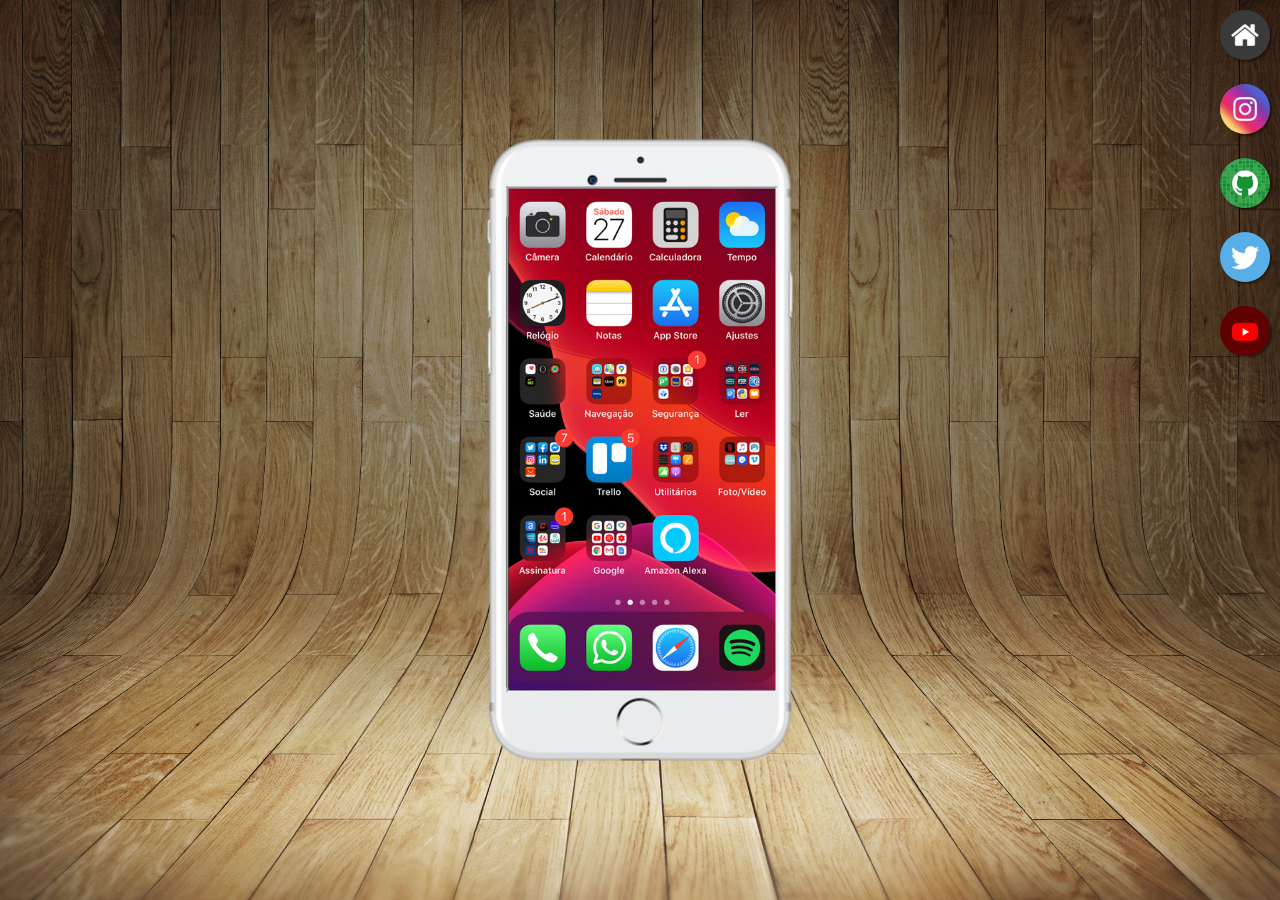
<file: index.html>
<!DOCTYPE html>
<html lang="pt-br">
<head>
    <meta charset="UTF-8">
    <meta http-equiv="X-UA-Compatible" content="IE=edge">
    <meta name="viewport" content="width=device-width, initial-scale=1.0">
    <link rel="stylesheet" href="estilos/style.css">
    <link rel="shortcut icon" href="favicon.ico" type="image/x-icon">
    <title>Projeto-Social</title>
</head>
<body>
   <main>
    <section class="telefone">
        <iframe src="home.html" name="tela" class="tela">
            <p>Seu navegador não é compatível com isso.</p>
        </iframe>
    </section>
    <section class="redes-sociais">
        <a href="home.html" target="tela" ><img src="imagens/logo-home.jpg" alt="Home"></a> <br>
        <a href="insta.html" target="tela" ><img src="imagens/logo-instagram.jpg" alt="Instagram"></a> <br>
        <a href="github.html" target="tela"><img src="imagens/logo-github.jpg" alt="Github"></a> <br>
        <a href="twitter.html" target="tela"><img src="imagens/logo-twitter.jpg" alt="Twitter"></a> <br>
        <a href="youtube.html" target="tela"><img src="imagens/logo-youtube.jpg" alt="Youtube"></a>
    </section>
   </main>
</body>
</html>
</file>
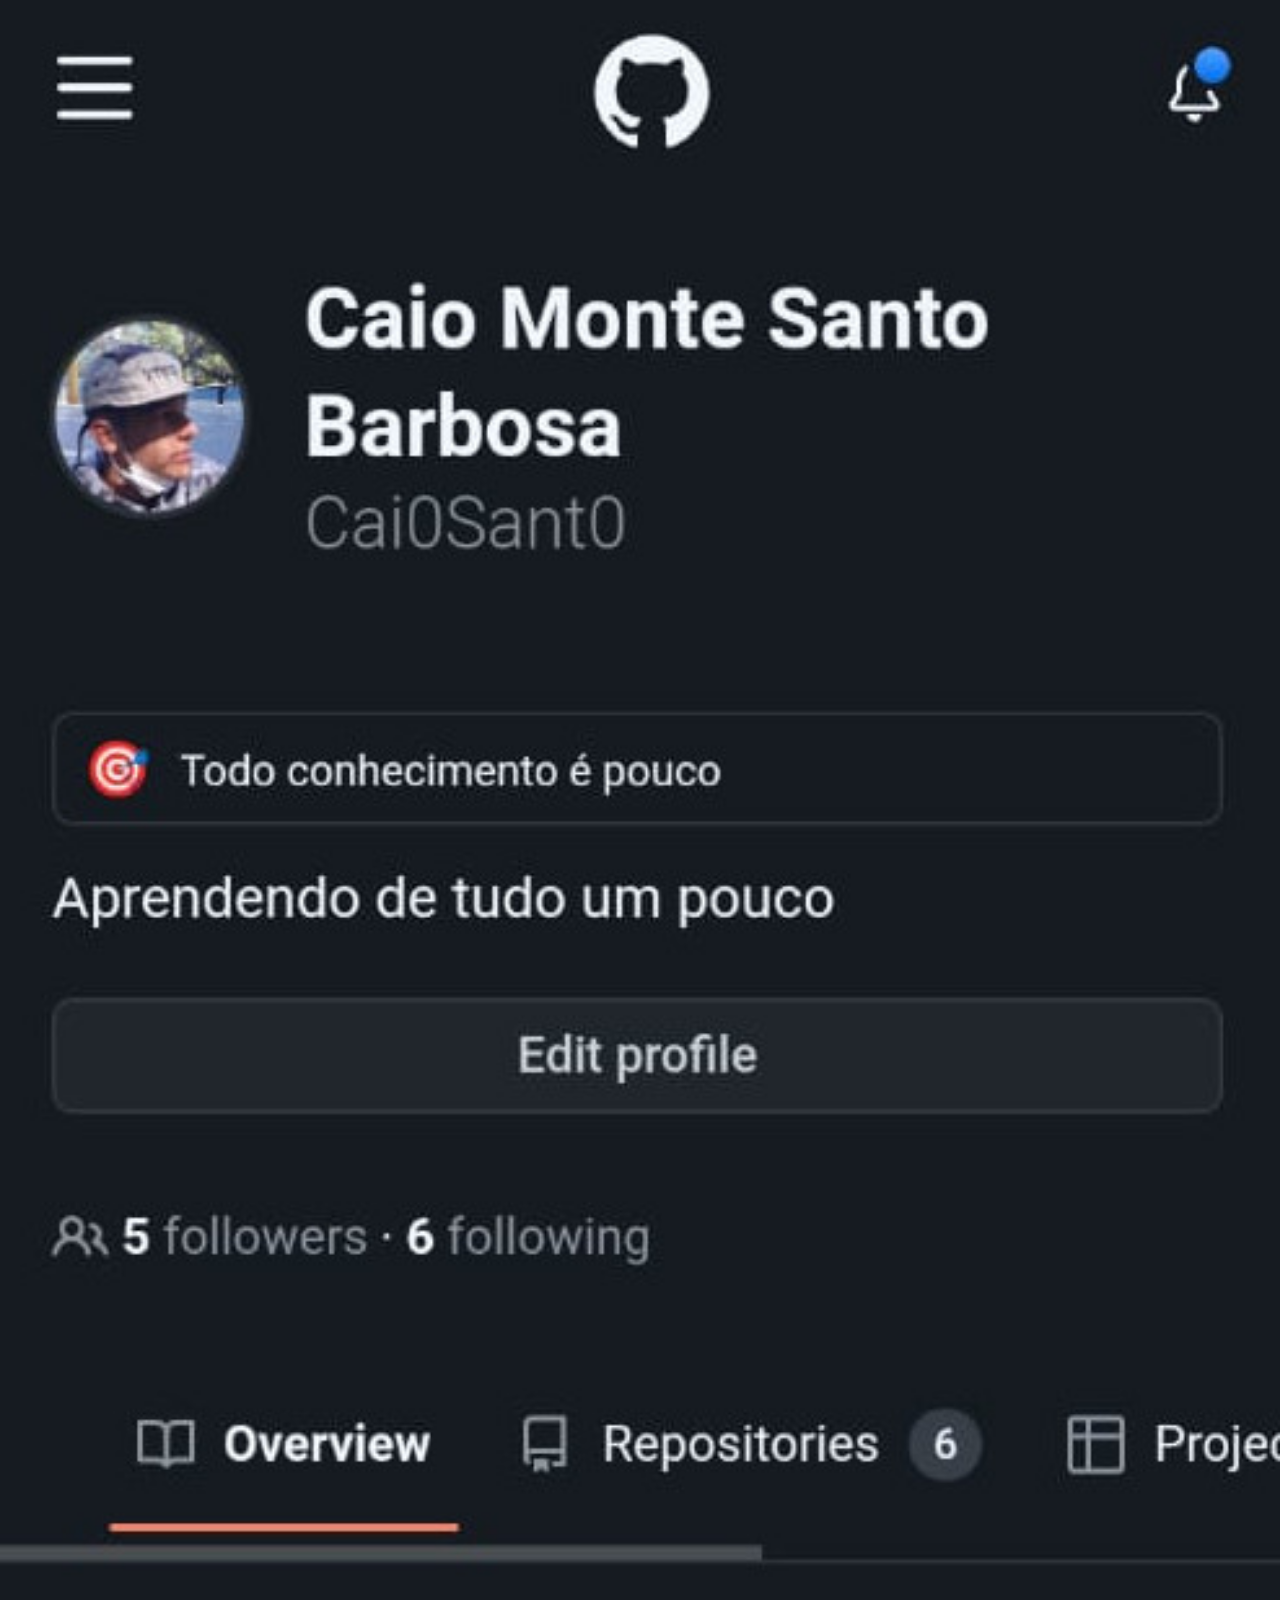
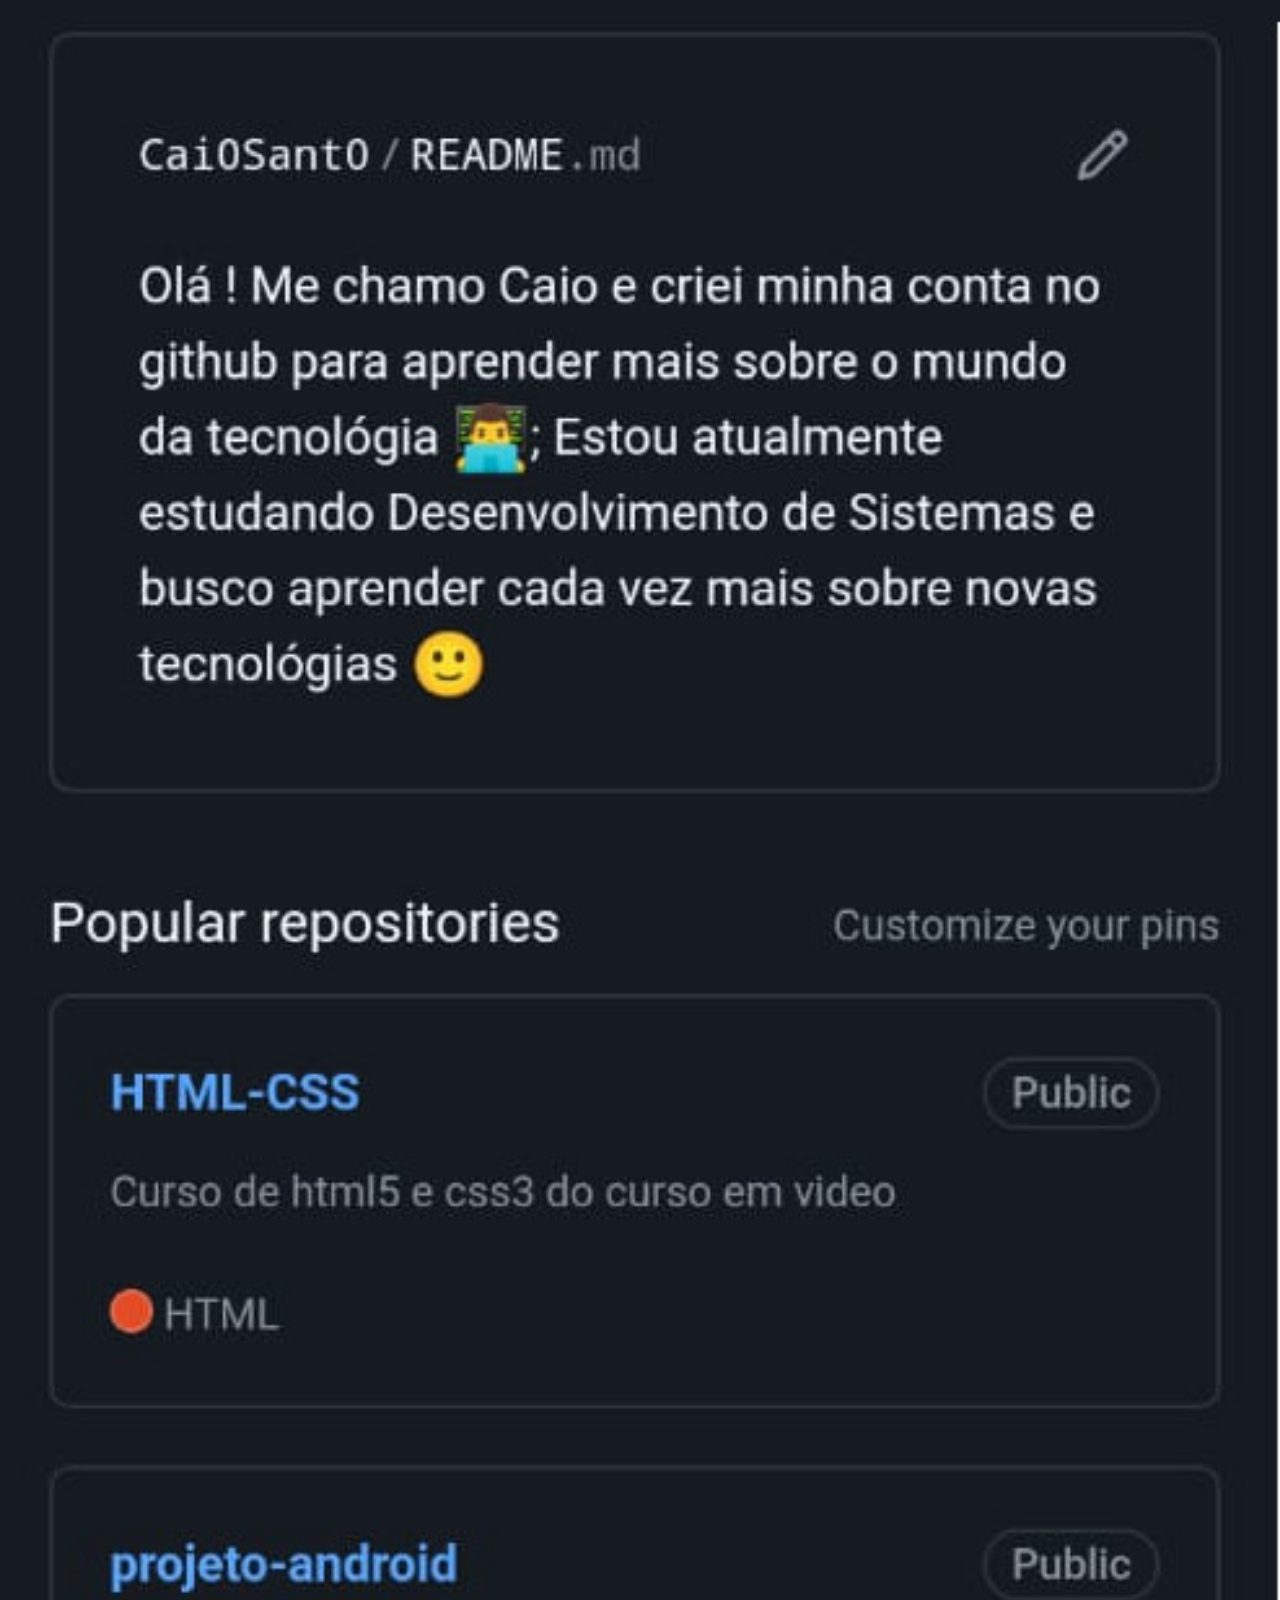
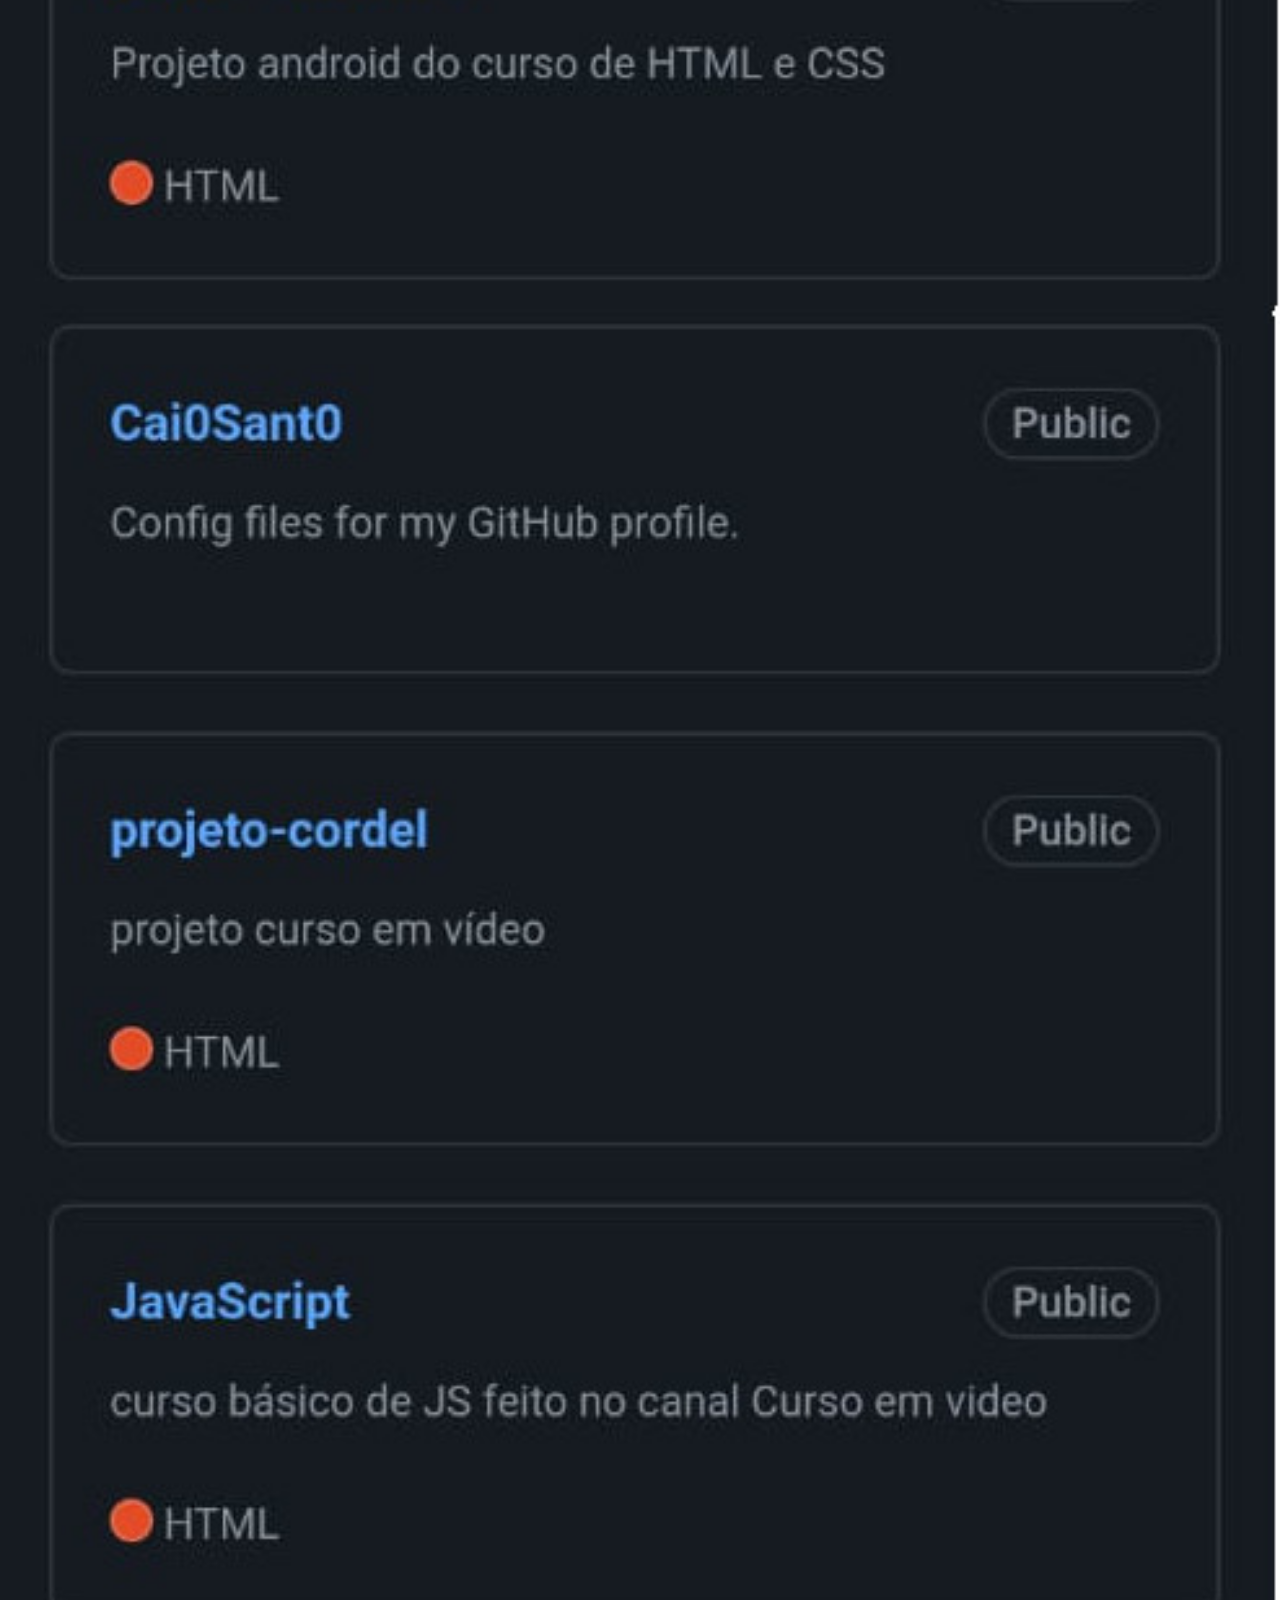
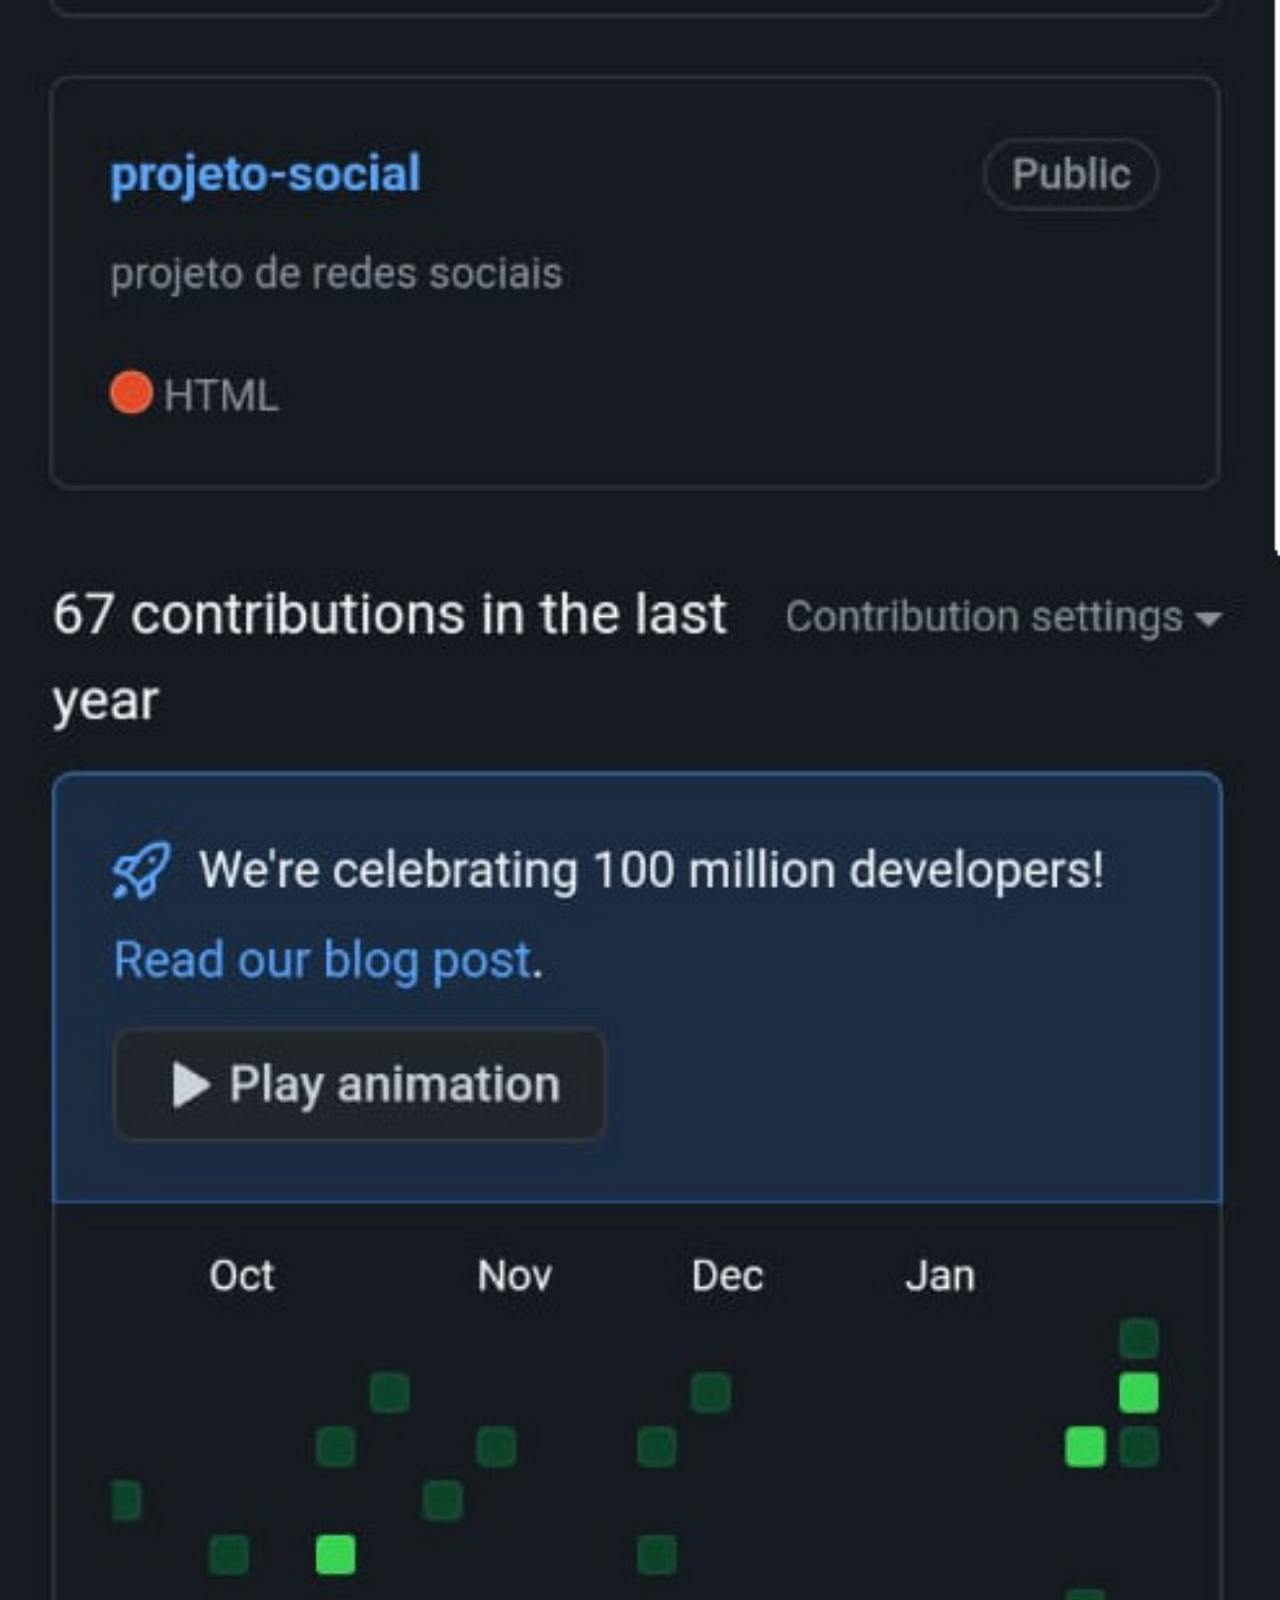
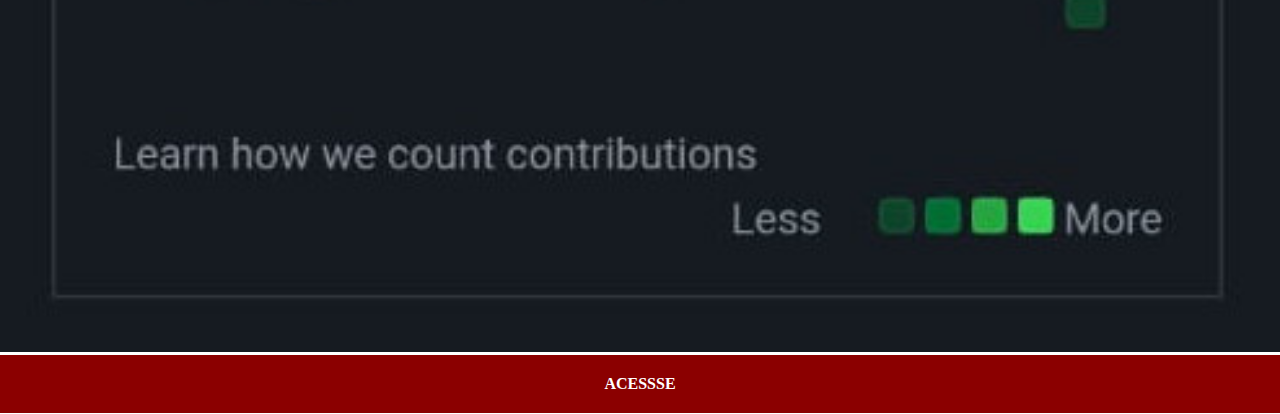
<file: github.html>
<!DOCTYPE html>
<html lang="pt-br">
<head>
    <meta charset="UTF-8">
    <meta http-equiv="X-UA-Compatible" content="IE=edge">
    <meta name="viewport" content="width=device-width, initial-scale=1.0">
    <link rel="stylesheet" href="estilos/social.css">
    <title>Github</title>
</head>
<body>
    <img src="imagens/fundo_github.jpg" alt="Github">
    <a href="https://github.com/Cai0Sant0" target="_blank">ACESSSE</a>
</body>
</html>
</file>
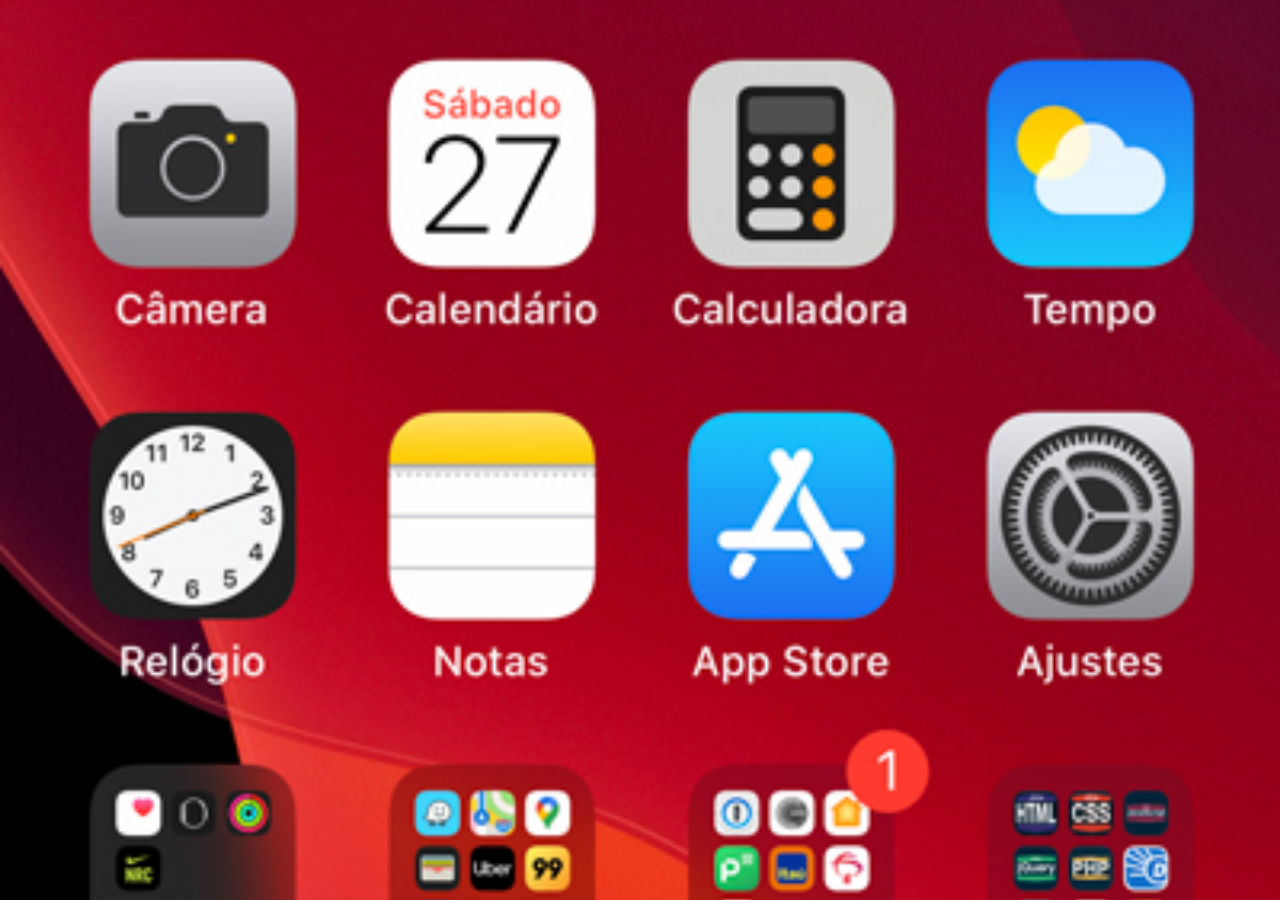
<file: home.html>
<!DOCTYPE html>
<html lang="pt-br">
<head>
    <meta charset="UTF-8">
    <meta http-equiv="X-UA-Compatible" content="IE=edge">
    <meta name="viewport" content="width=device-width, initial-scale=1.0">
    <title>Home</title>
    <style>
        *{
            padding: 0px;
            margin: 0px;
        }
        body {
            height: 100vh;
            width: 100vw;
            background: black url('imagens/tela-home.jpg') no-repeat top center;
            background-size: cover;
        }
    </style>
</head>
<body>
    
</body>
</html>
</file>
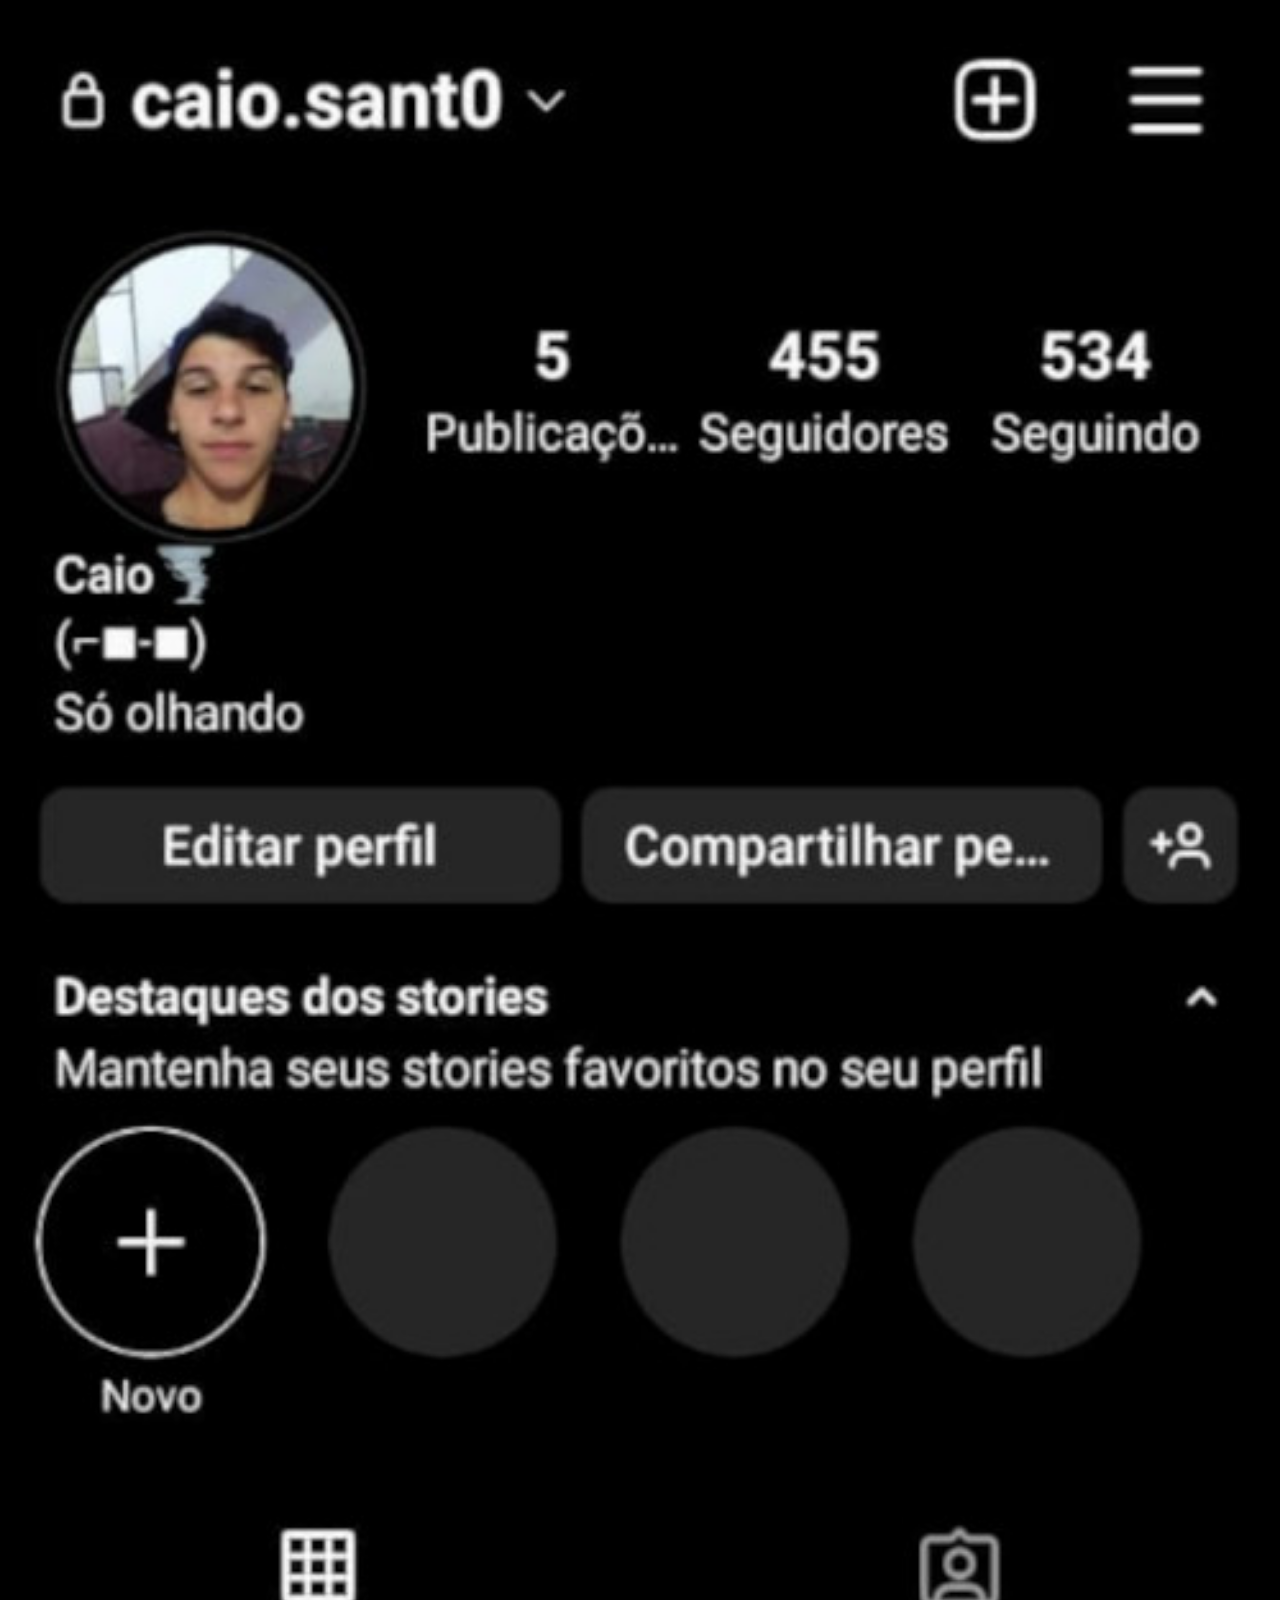
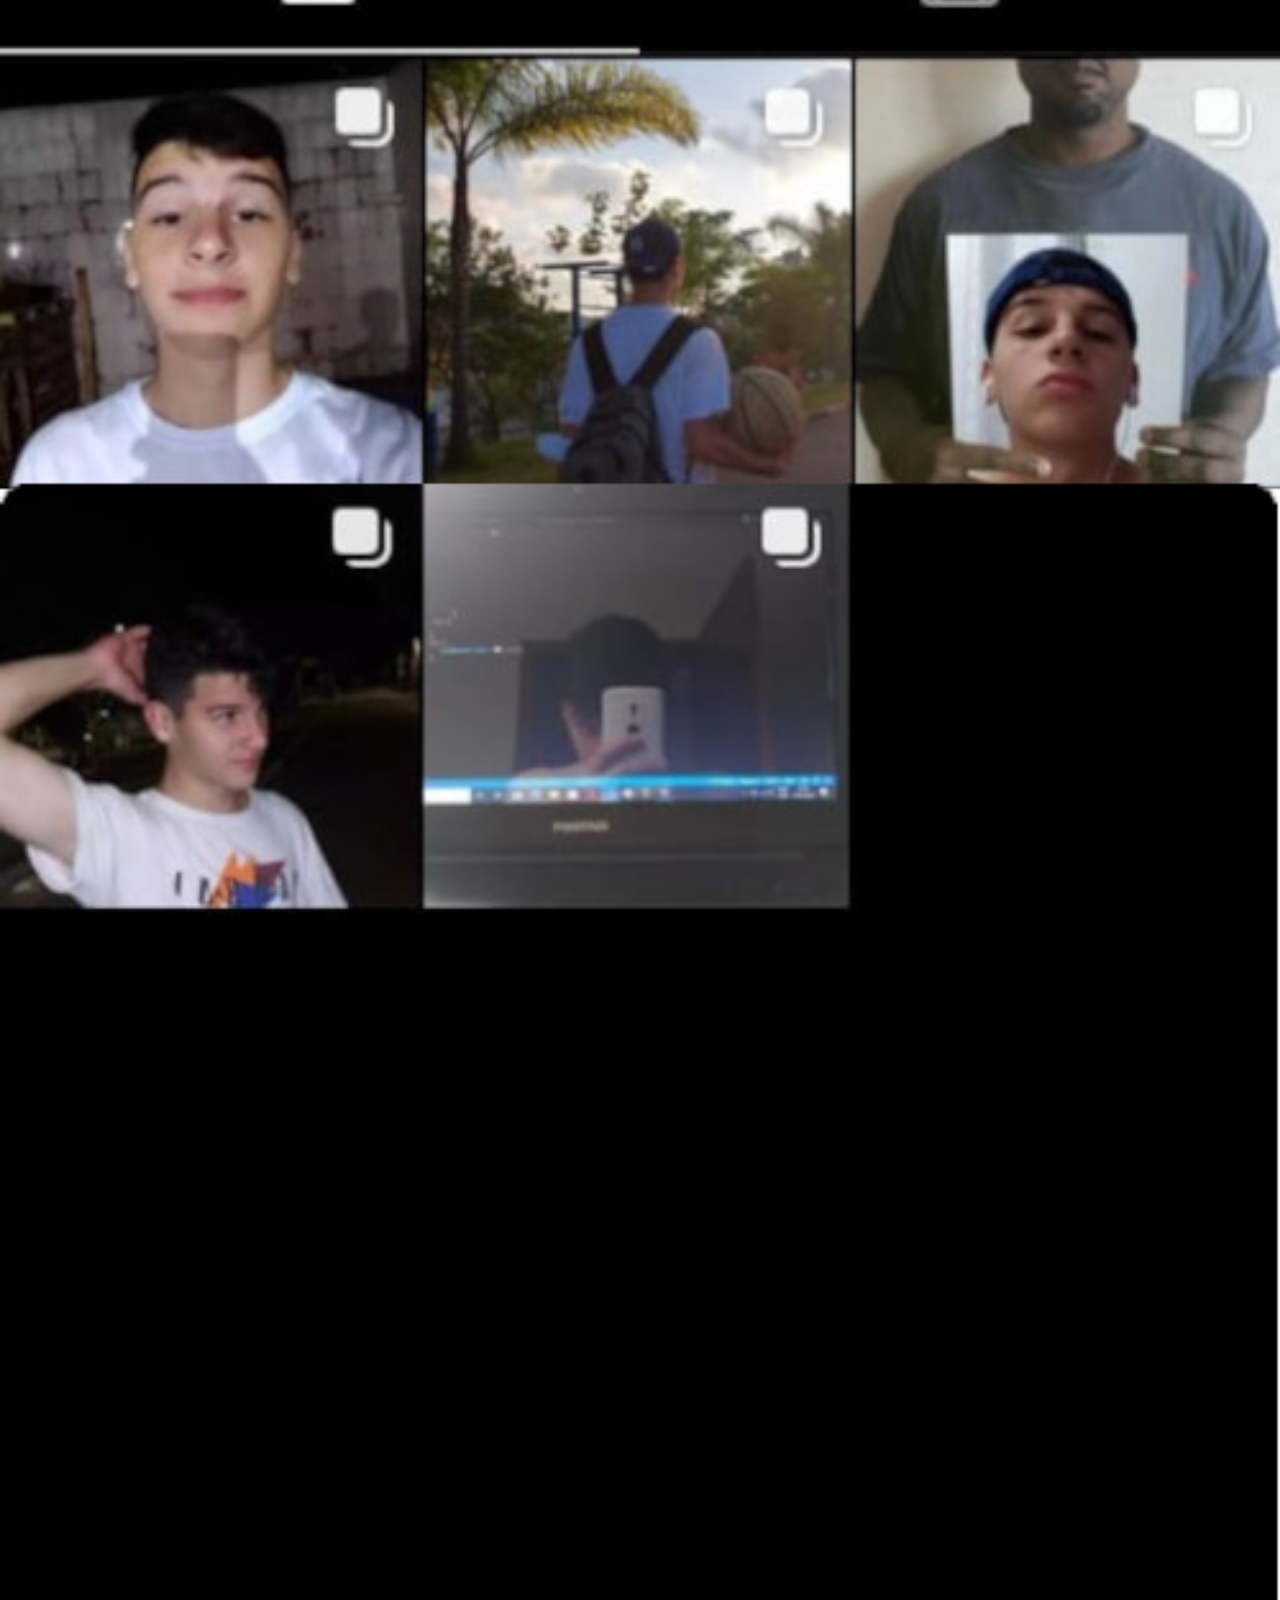
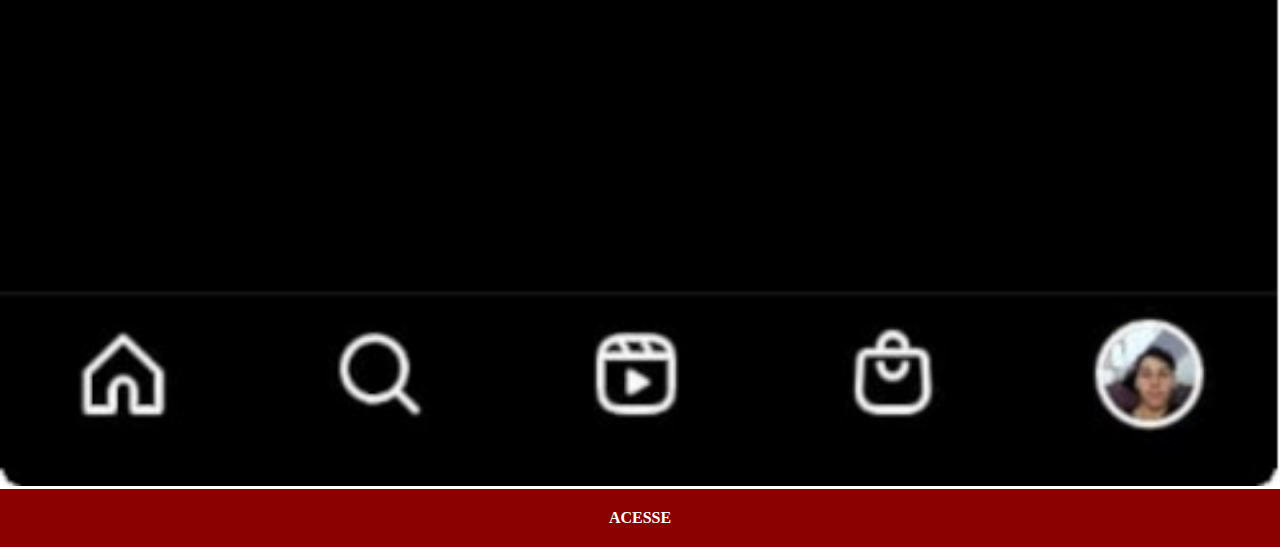
<file: insta.html>
<!DOCTYPE html>
<html lang="pt-br">
<head>
    <meta charset="UTF-8">
    <meta http-equiv="X-UA-Compatible" content="IE=edge">
    <meta name="viewport" content="width=device-width, initial-scale=1.0">
    <link rel="stylesheet" href="estilos/social.css">
    <title>Instagram</title>
</head>
<body>
    <img src="imagens/tela insta.jpg" alt="Instagram">
    <a href="https://www.instagram.com/caio.sant0/" target="_blank">ACESSE</a>
</body>
</html>
</file>
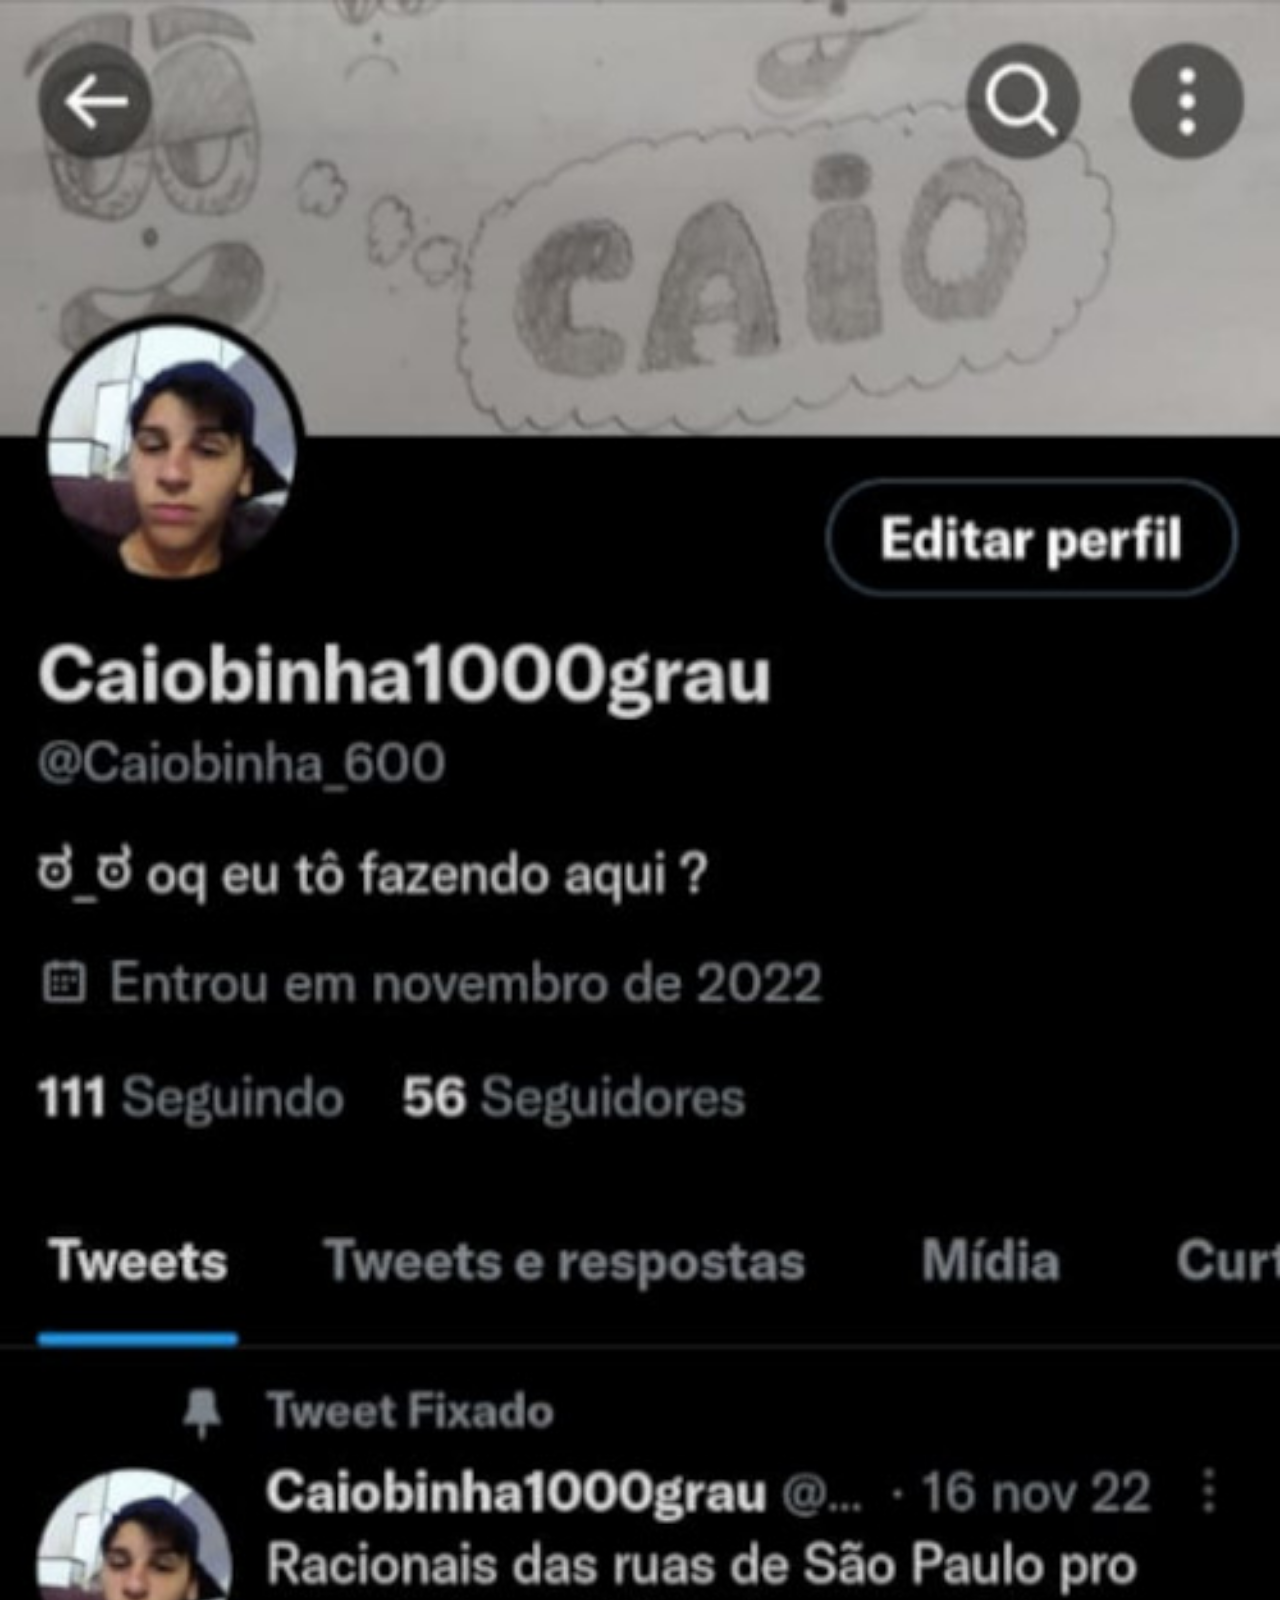
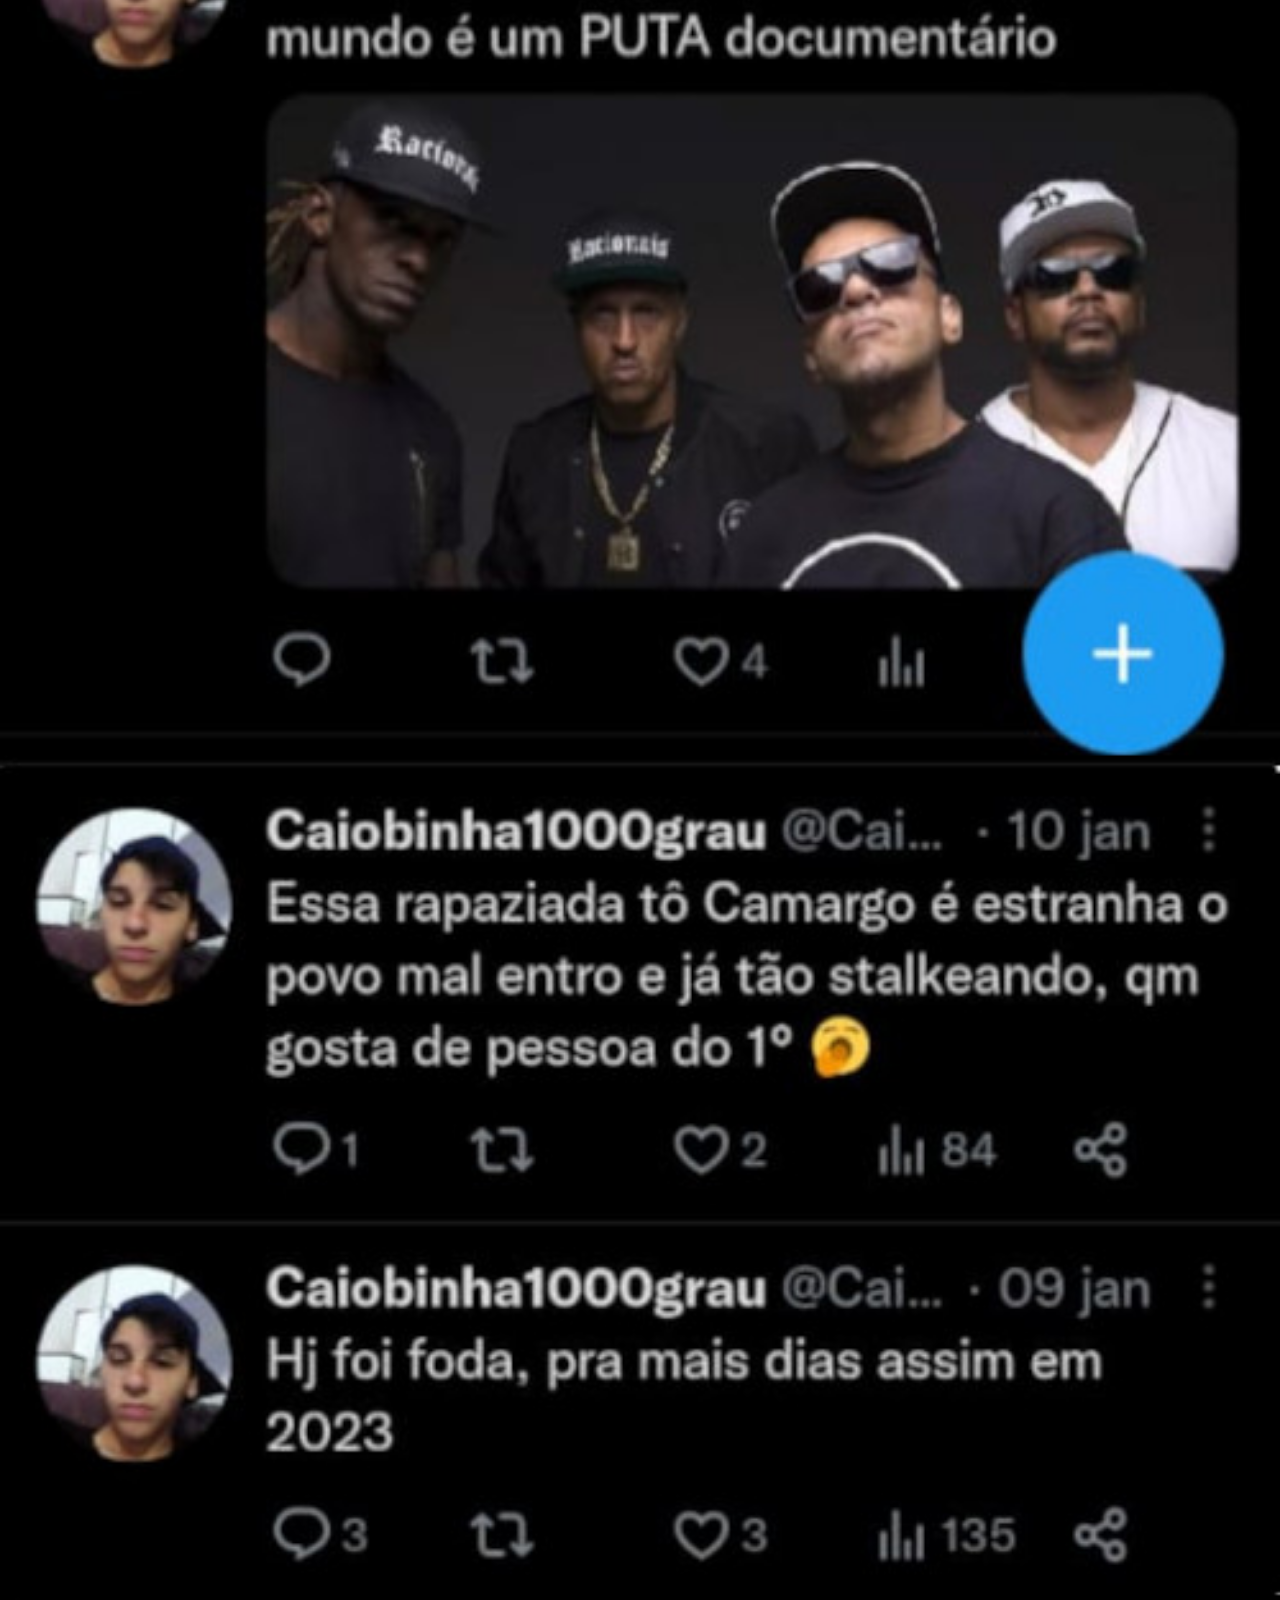
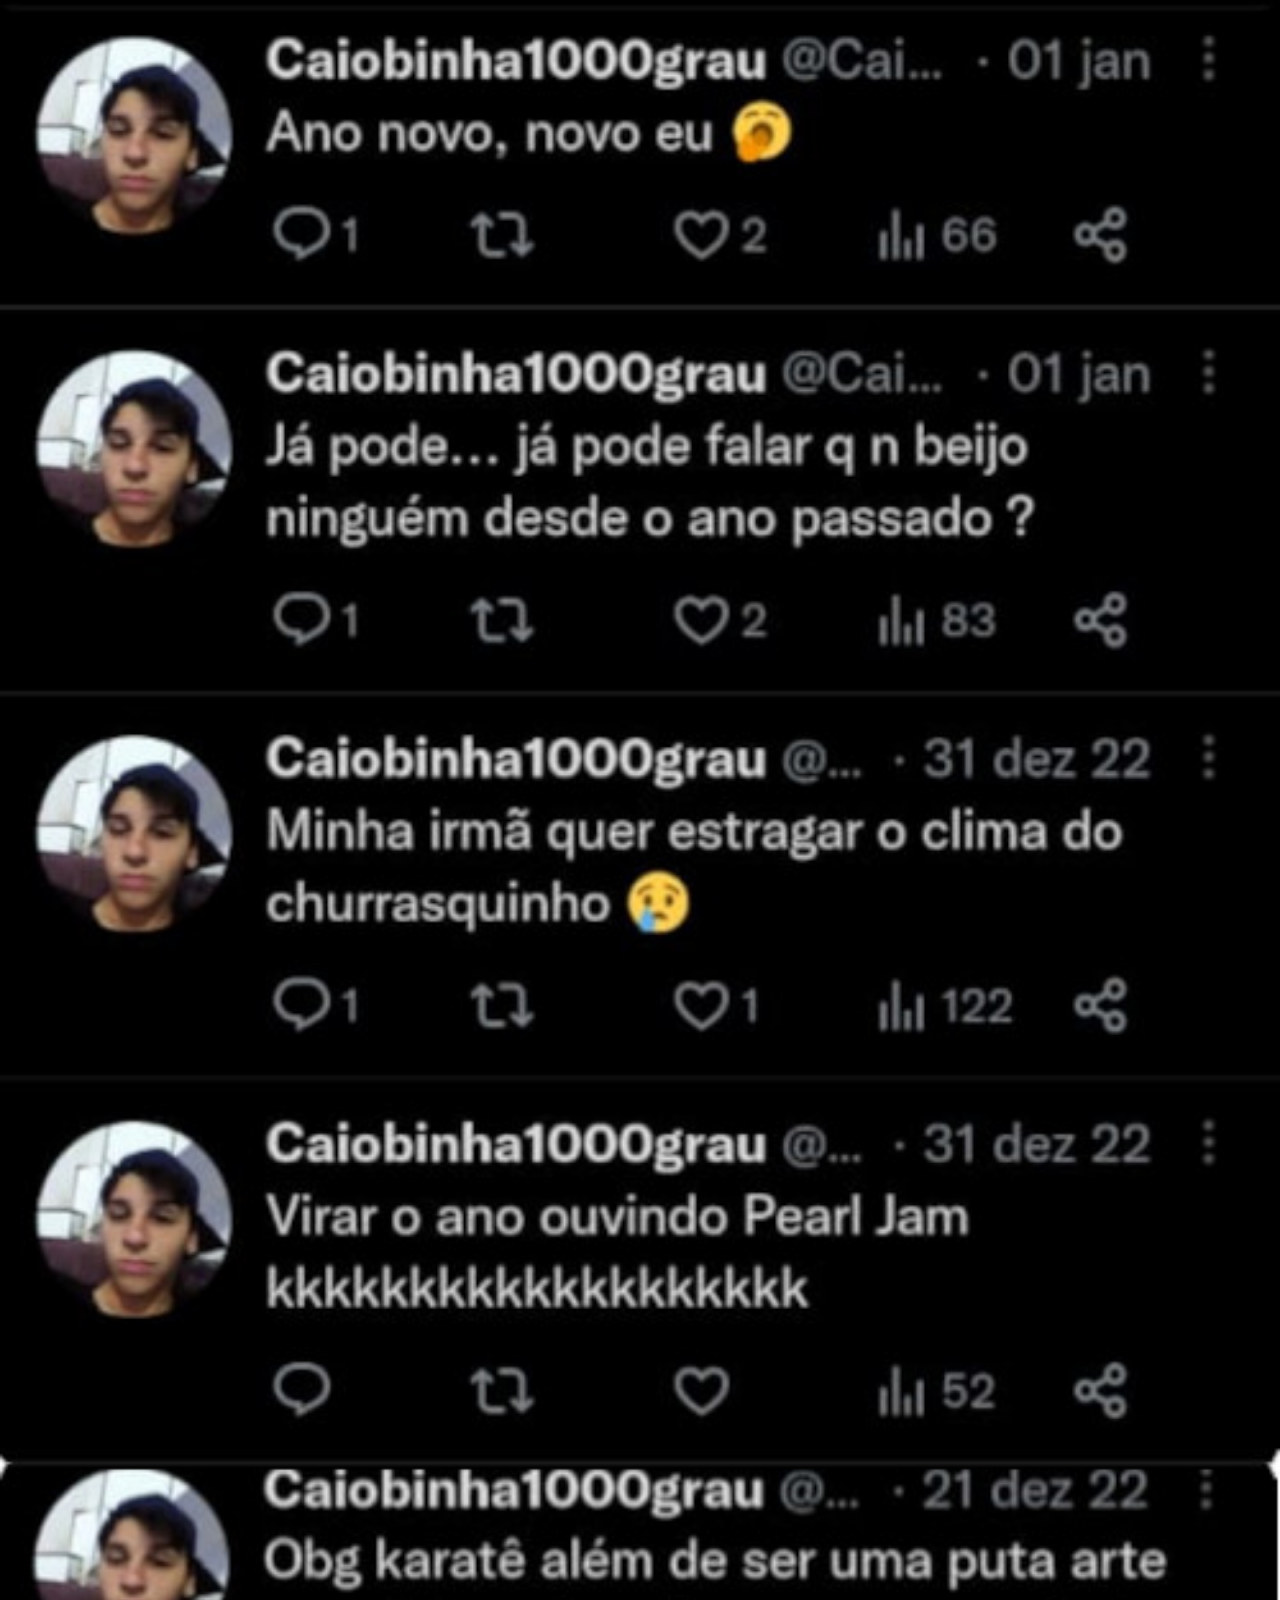
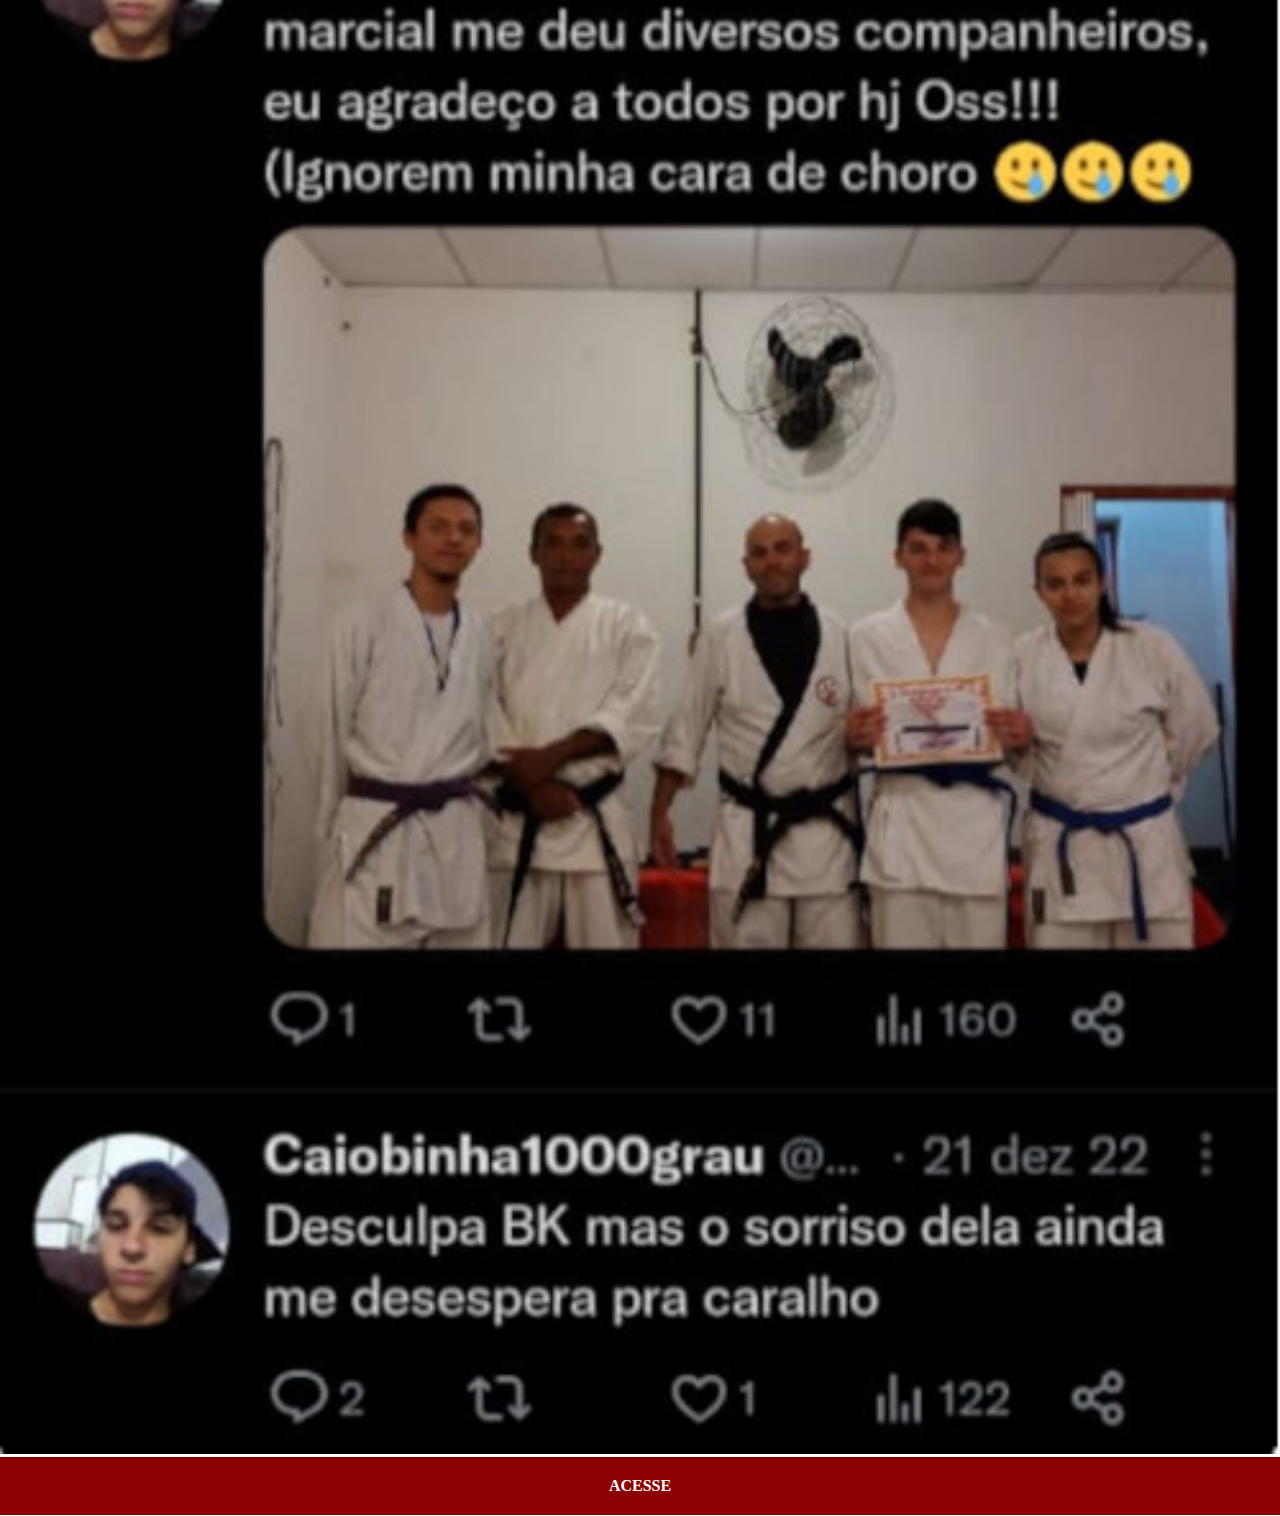
<file: twitter.html>
<!DOCTYPE html>
<html lang="pt-br">
<head>
    <meta charset="UTF-8">
    <meta http-equiv="X-UA-Compatible" content="IE=edge">
    <meta name="viewport" content="width=device-width, initial-scale=1.0">
    <link rel="stylesheet" href="estilos/social.css">
    <title>Twitter</title>
</head>
<body>
    <img src="imagens/fundo_tt.jpg" alt="Twitter">
    <a href="https://twitter.com/Caiobinha_600" target="_blank">ACESSE</a>
</body>
</html>
</file>
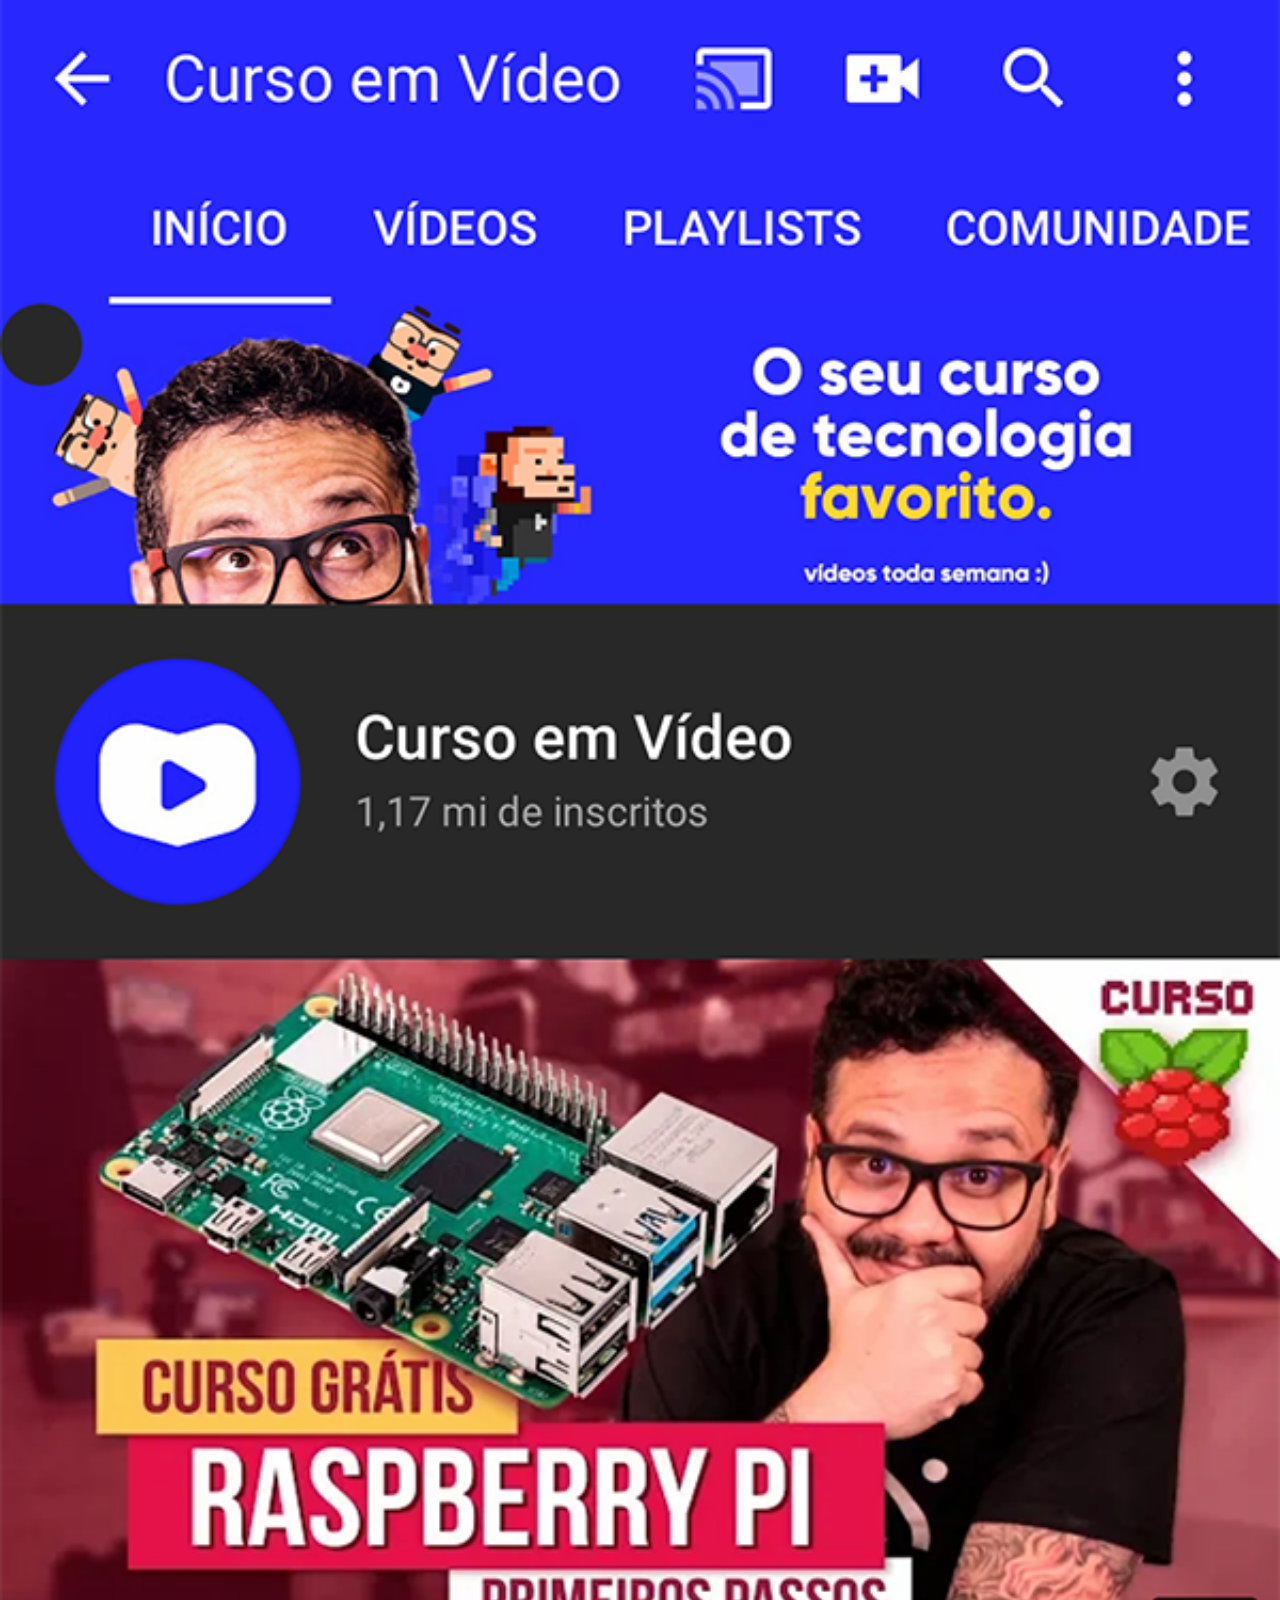
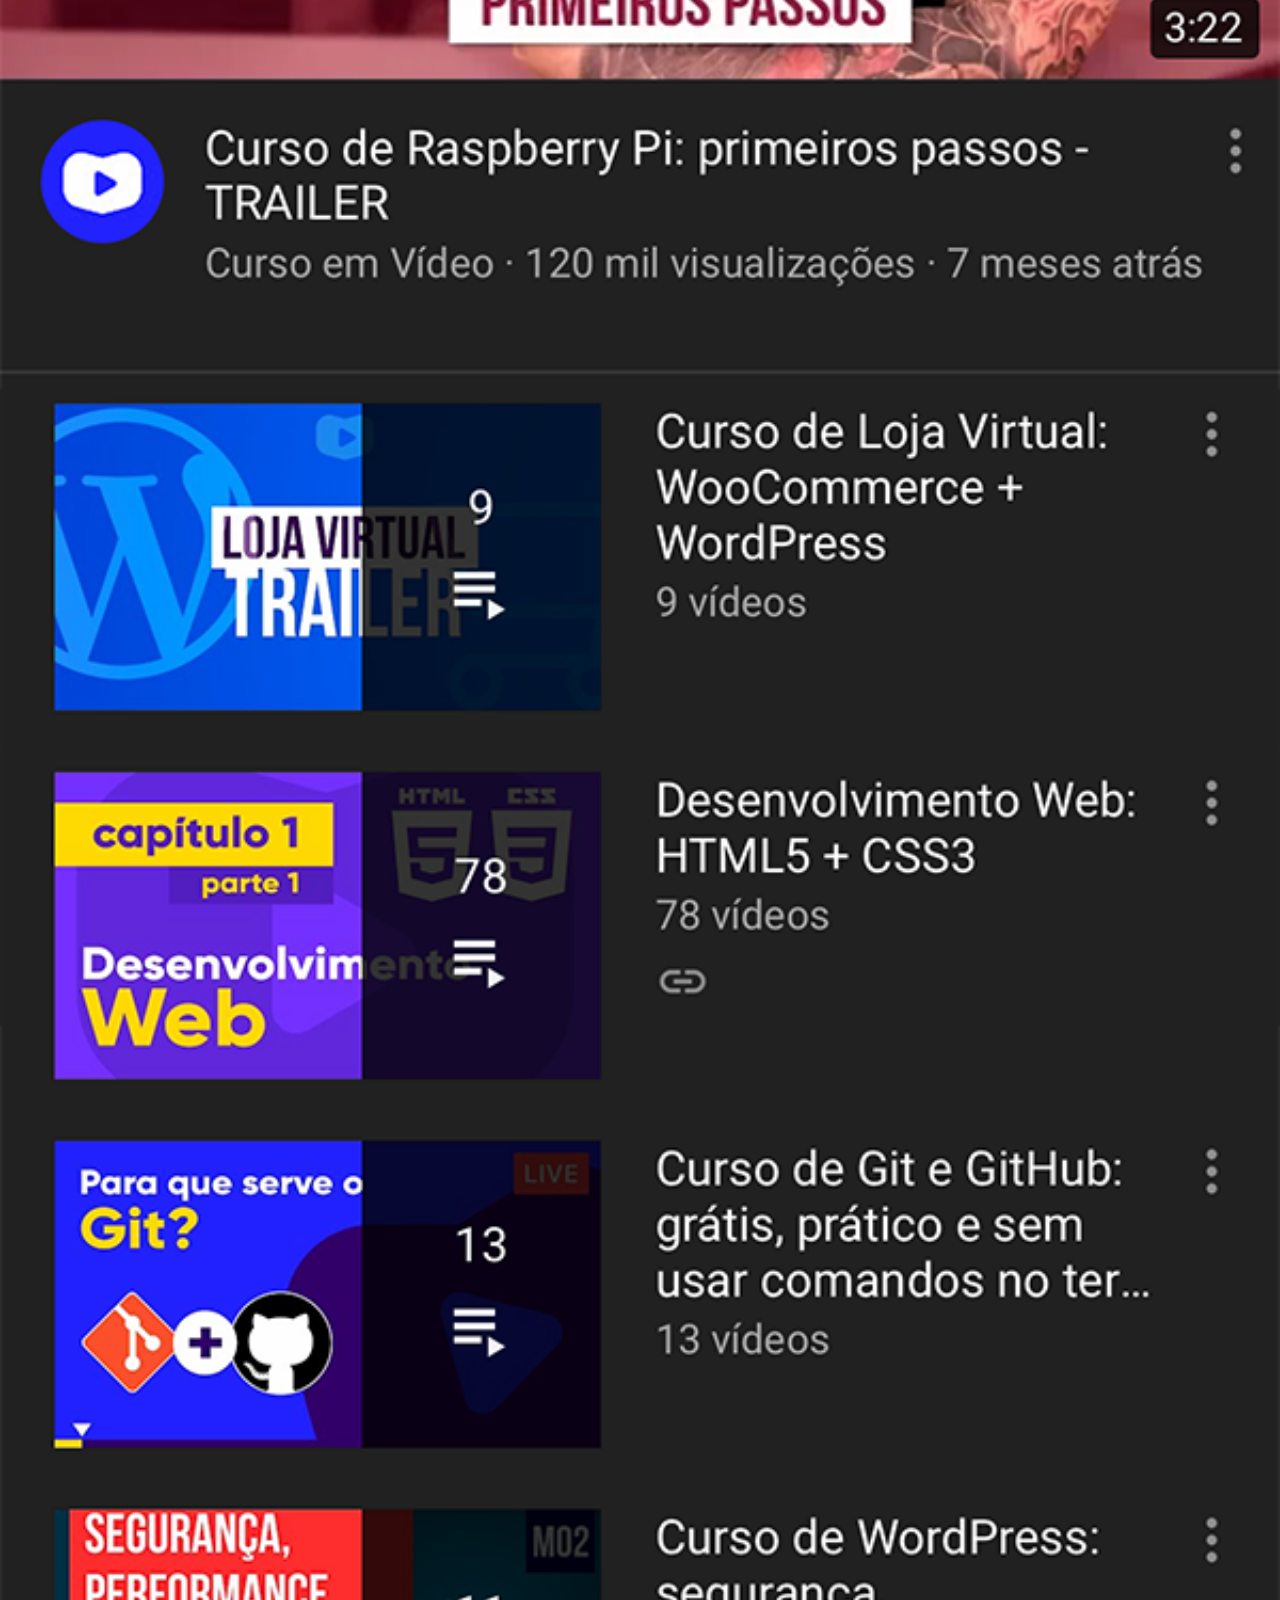
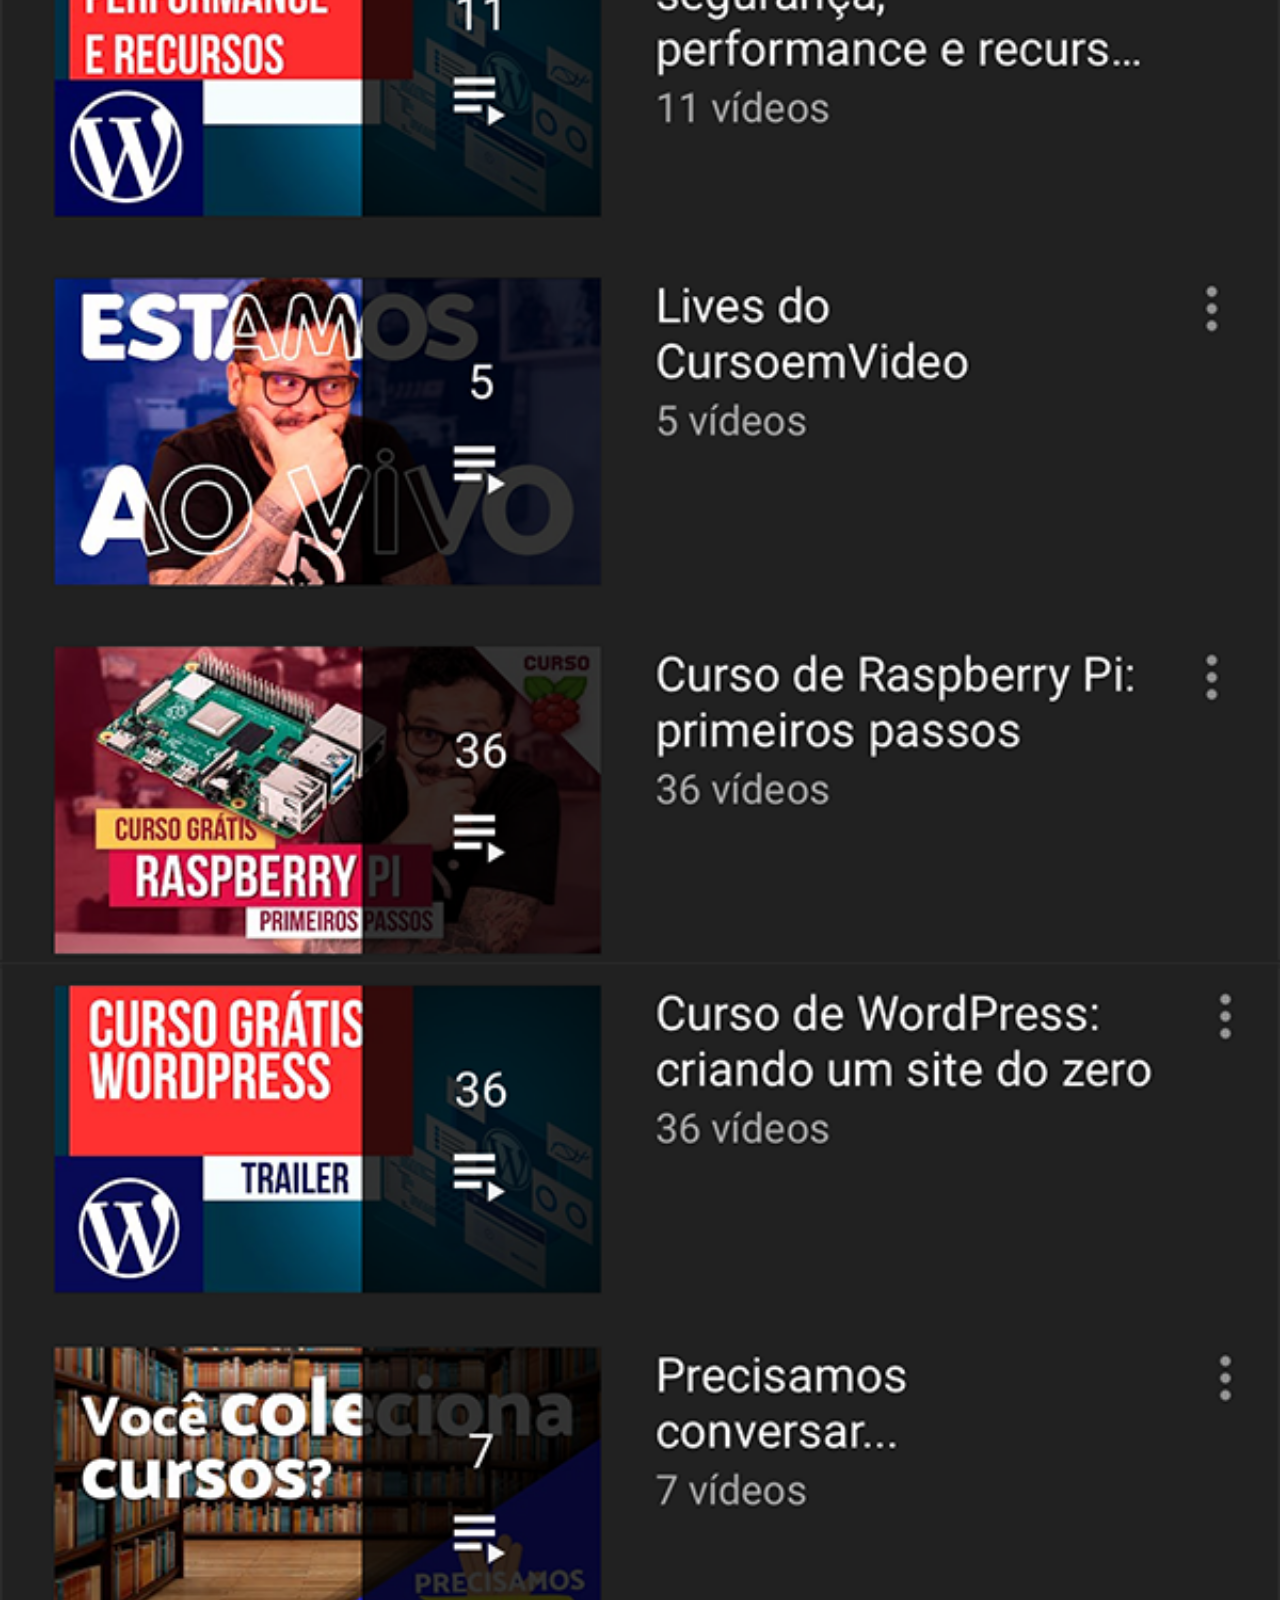
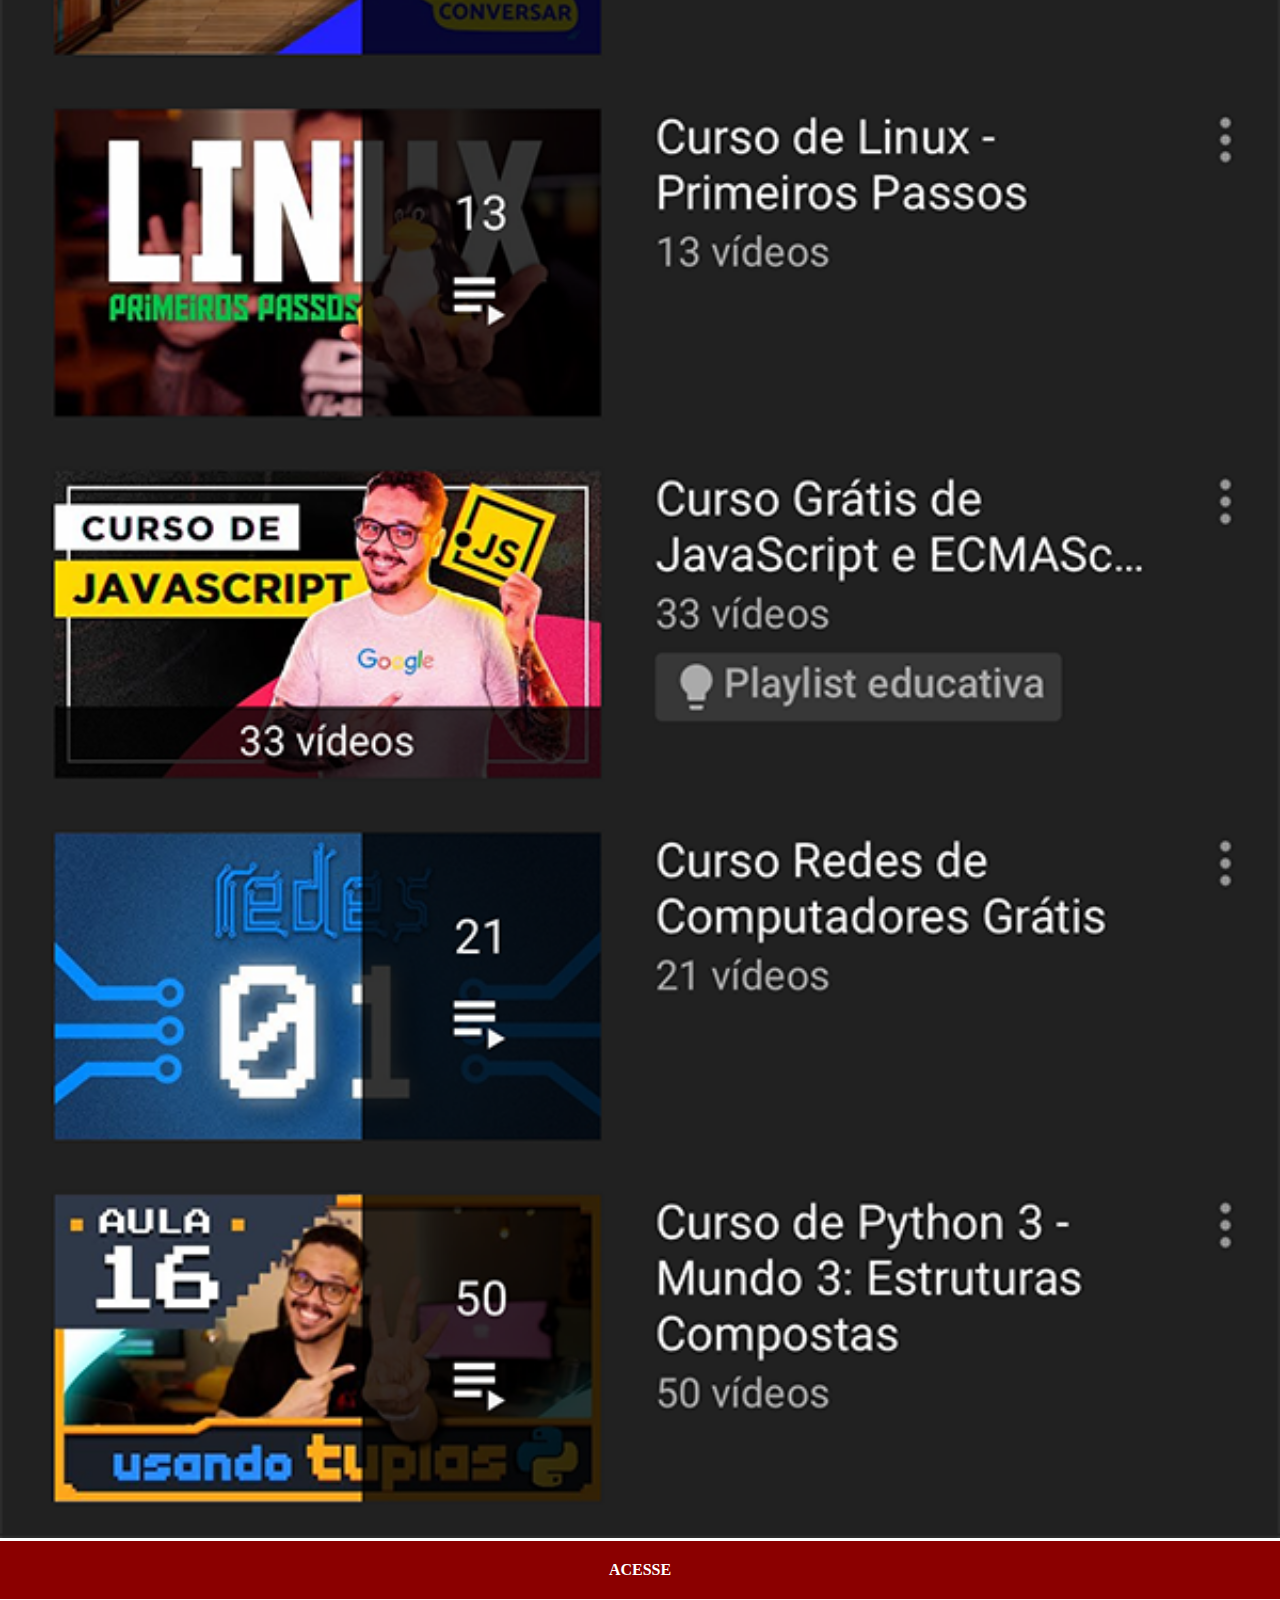
<file: youtube.html>
<!DOCTYPE html>
<html lang="pt-br">
<head>
    <meta charset="UTF-8">
    <meta http-equiv="X-UA-Compatible" content="IE=edge">
    <meta name="viewport" content="width=device-width, initial-scale=1.0">
    <link rel="stylesheet" href="estilos/social.css">
    <title>Youtube</title>
</head>
<body>
    <img src="imagens/tela-youtube.png" alt="Youtube">
    <a href="https://www.youtube.com/user/cursosemvideo/playlists" target="_blank">ACESSE</a>
</body>
</html>
</file>
<file: estilos/style.css>
@charset "UTF-8";

* {
    font-family: Arial, Helvetica, sans-serif;
    padding: 0px;
    margin: 0px;
}

html,body{
    height: 100vh;
    width: 100vw;
    background-color: black;
}
body{
    background: url('../imagens/fundo-madeira.jpg') no-repeat top center;
    background-size: cover;
    background-attachment: fixed;
}

main{
    position: relative;
    height: 100vh
}

.telefone{
    position: absolute;
    top: 50%;
    left: 50%;
    transform: translate(-50%,-50%);
    height: 627px;
    width:311px;
    background: url('../imagens/frame-iphone.png') no-repeat ;
}

.tela{
    position: relative;
    top: 50px;
    left: 22px;
    width: 267px;
    height: 502px;
}
.redes-sociais{
    text-align: right;
}
section.redes-sociais img:hover{
    border: 2px solid rgba(255, 255, 255, 0.611);
    transform: translate(-3px,-3px);
    box-shadow: 5px 5px 10px  rgba(0, 0, 0, 0.423);
    transition: transform 0.7s, border 0.8s;
}
section.redes-sociais img{
    width: 50px;
    height: 50px;
    margin: 10px;
    border-radius: 30px;
    box-shadow: 2px 2px 2px rgba(0, 0, 0, 0.423);
    box-sizing: border-box;
}
</file>
<file: estilos/social.css>
@charset "UTF-8";

*{
    margin: 0px;
    padding: 0px;
}
::-webkit-scrollbar{
    width: 0px;
}
img{
    width: 100vw;
}
a{
    display: block;
    position: relative;
    bottom: 1.5px;
    background-color: darkred;
    padding: 20px;
    text-align: center;
    font-weight: bolder;
    color: white;
    margin: 0px;
    text-decoration: none;
}
a:hover{
    background-color: red;
}
</file>
